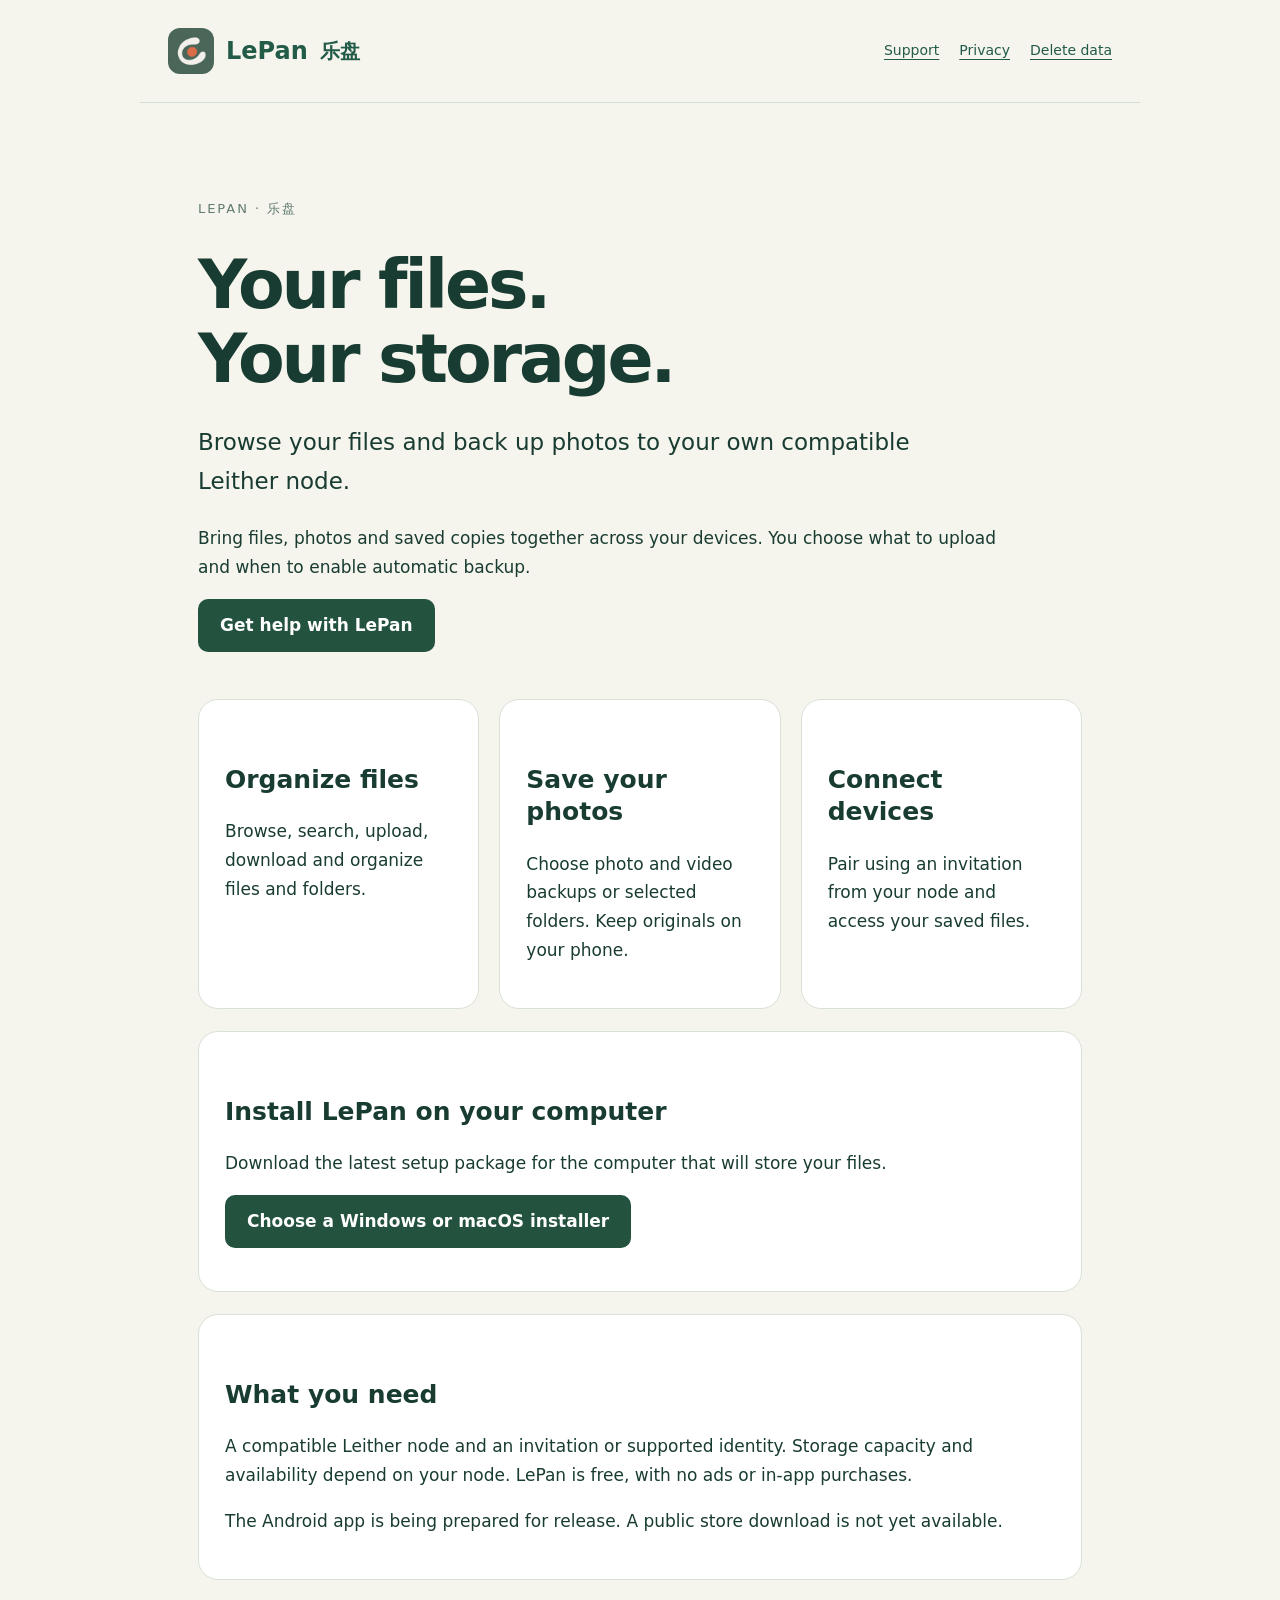
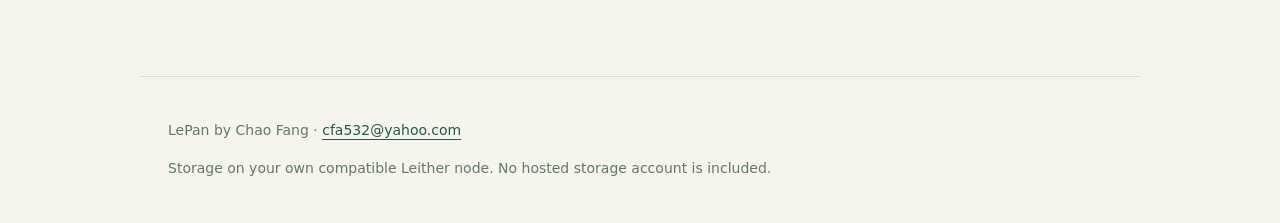
<file: index.html>
<!doctype html>
<html lang="en"><head><meta charset="utf-8"><meta name="viewport" content="width=device-width,initial-scale=1"><meta name="description" content="LePan: files and photo backups on your own storage. Official support, privacy and data-deletion information."><title>Your files. Your storage. · LePan</title><link rel="icon" href="assets/icon.png"><link rel="stylesheet" href="style.css"></head><body><header><a class="brand" href="./"><img src="assets/icon.png" alt="">LePan <small>乐盘</small></a><nav aria-label="Main"><a href="support.html">Support</a><a href="privacy.html">Privacy</a><a href="delete-data.html">Delete data</a></nav></header><main><section class="hero"><p class="eyebrow">LePan · 乐盘</p><h1>Your files.<br>Your storage.</h1><p class="lead">Browse your files and back up photos to your own compatible Leither node.</p><p>Bring files, photos and saved copies together across your devices. You choose what to upload and when to enable automatic backup.</p><p><a class="button" href="support.html">Get help with LePan</a></p></section><div class="grid"><section class="card"><h2>Organize files</h2><p>Browse, search, upload, download and organize files and folders.</p></section><section class="card"><h2>Save your photos</h2><p>Choose photo and video backups or selected folders. Keep originals on your phone.</p></section><section class="card"><h2>Connect devices</h2><p>Pair using an invitation from your node and access your saved files.</p></section></div><section class="card"><h2>Install LePan on your computer</h2><p>Download the latest setup package for the computer that will store your files.</p><p><a class="button" href="https://lepan.org/download/">Choose a Windows or macOS installer</a></p></section><section class="card"><h2>What you need</h2><p>A compatible Leither node and an invitation or supported identity. Storage capacity and availability depend on your node. LePan is free, with no ads or in-app purchases.</p><p>The Android app is being prepared for release. A public store download is not yet available.</p></section></main><footer><p>LePan by Chao Fang · <a href="mailto:cfa532@yahoo.com">cfa532@yahoo.com</a></p><p>Storage on your own compatible Leither node. No hosted storage account is included.</p></footer></body></html>
</file>
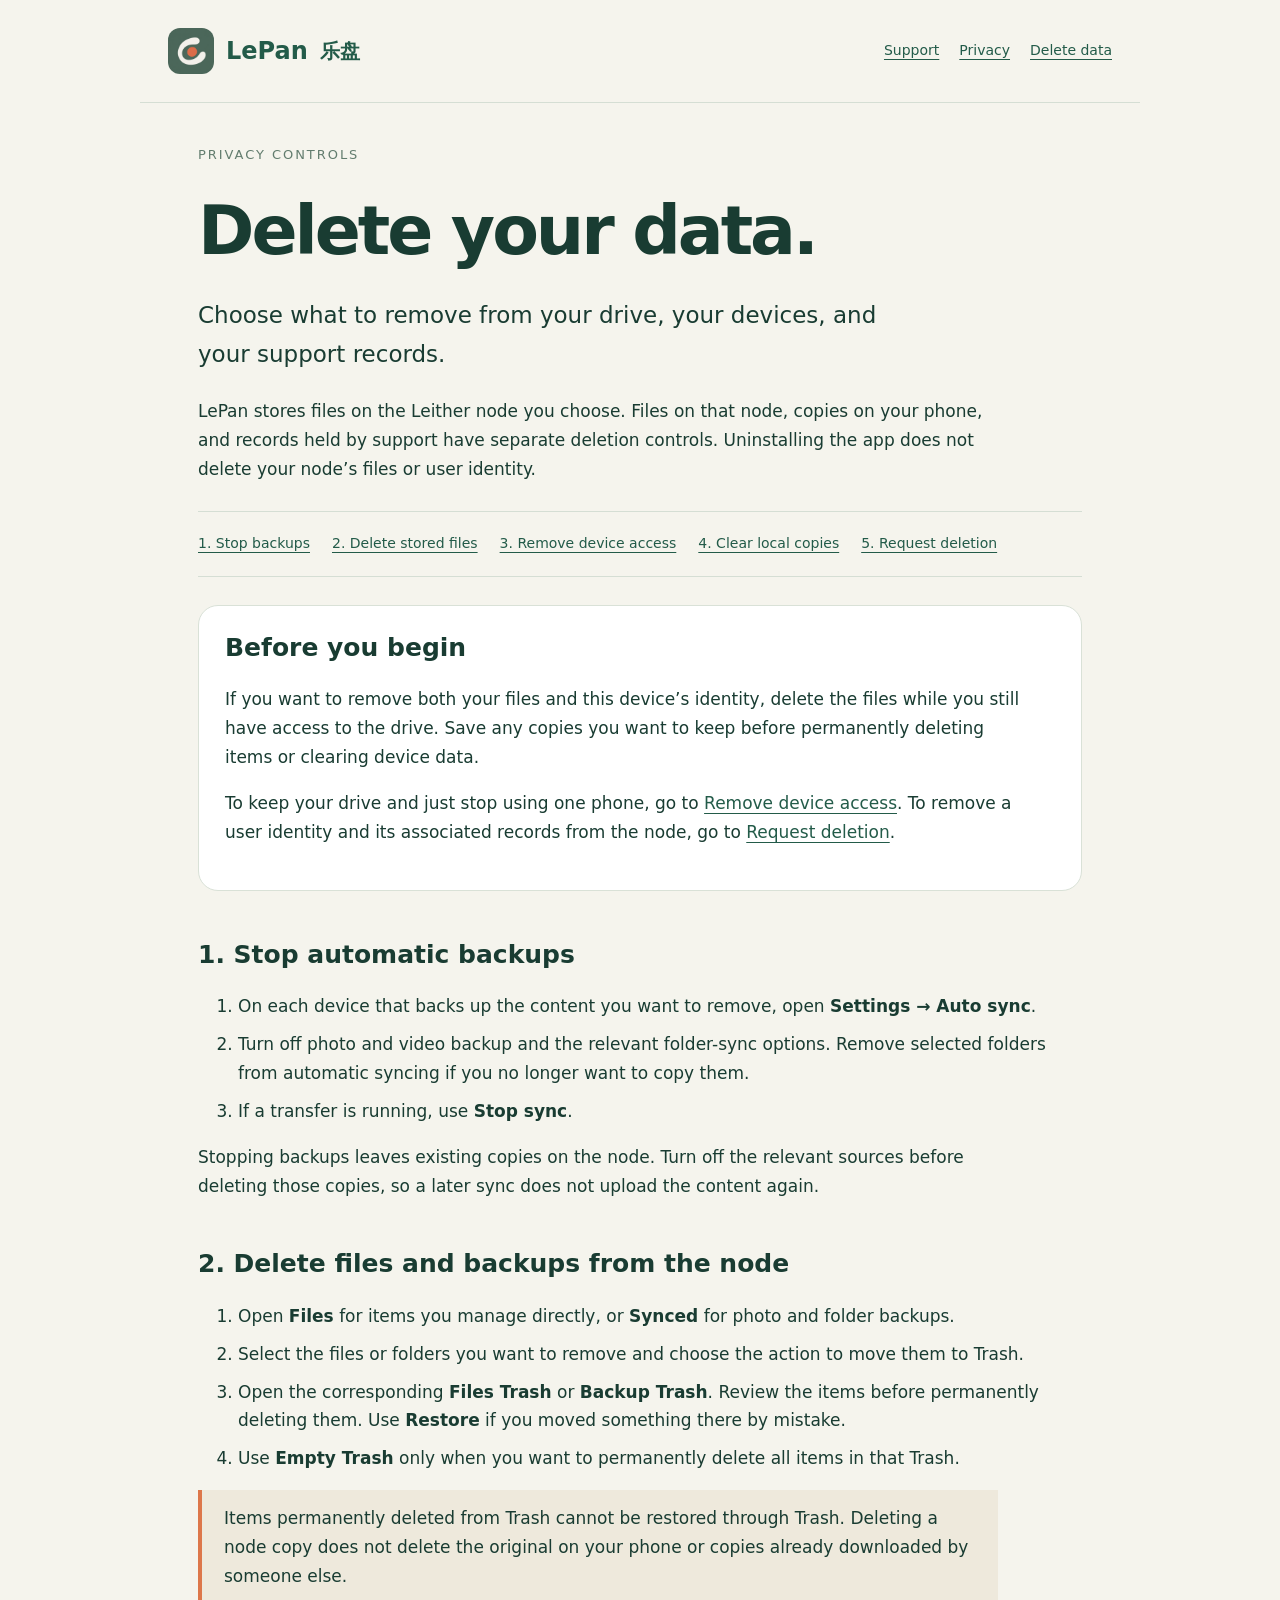
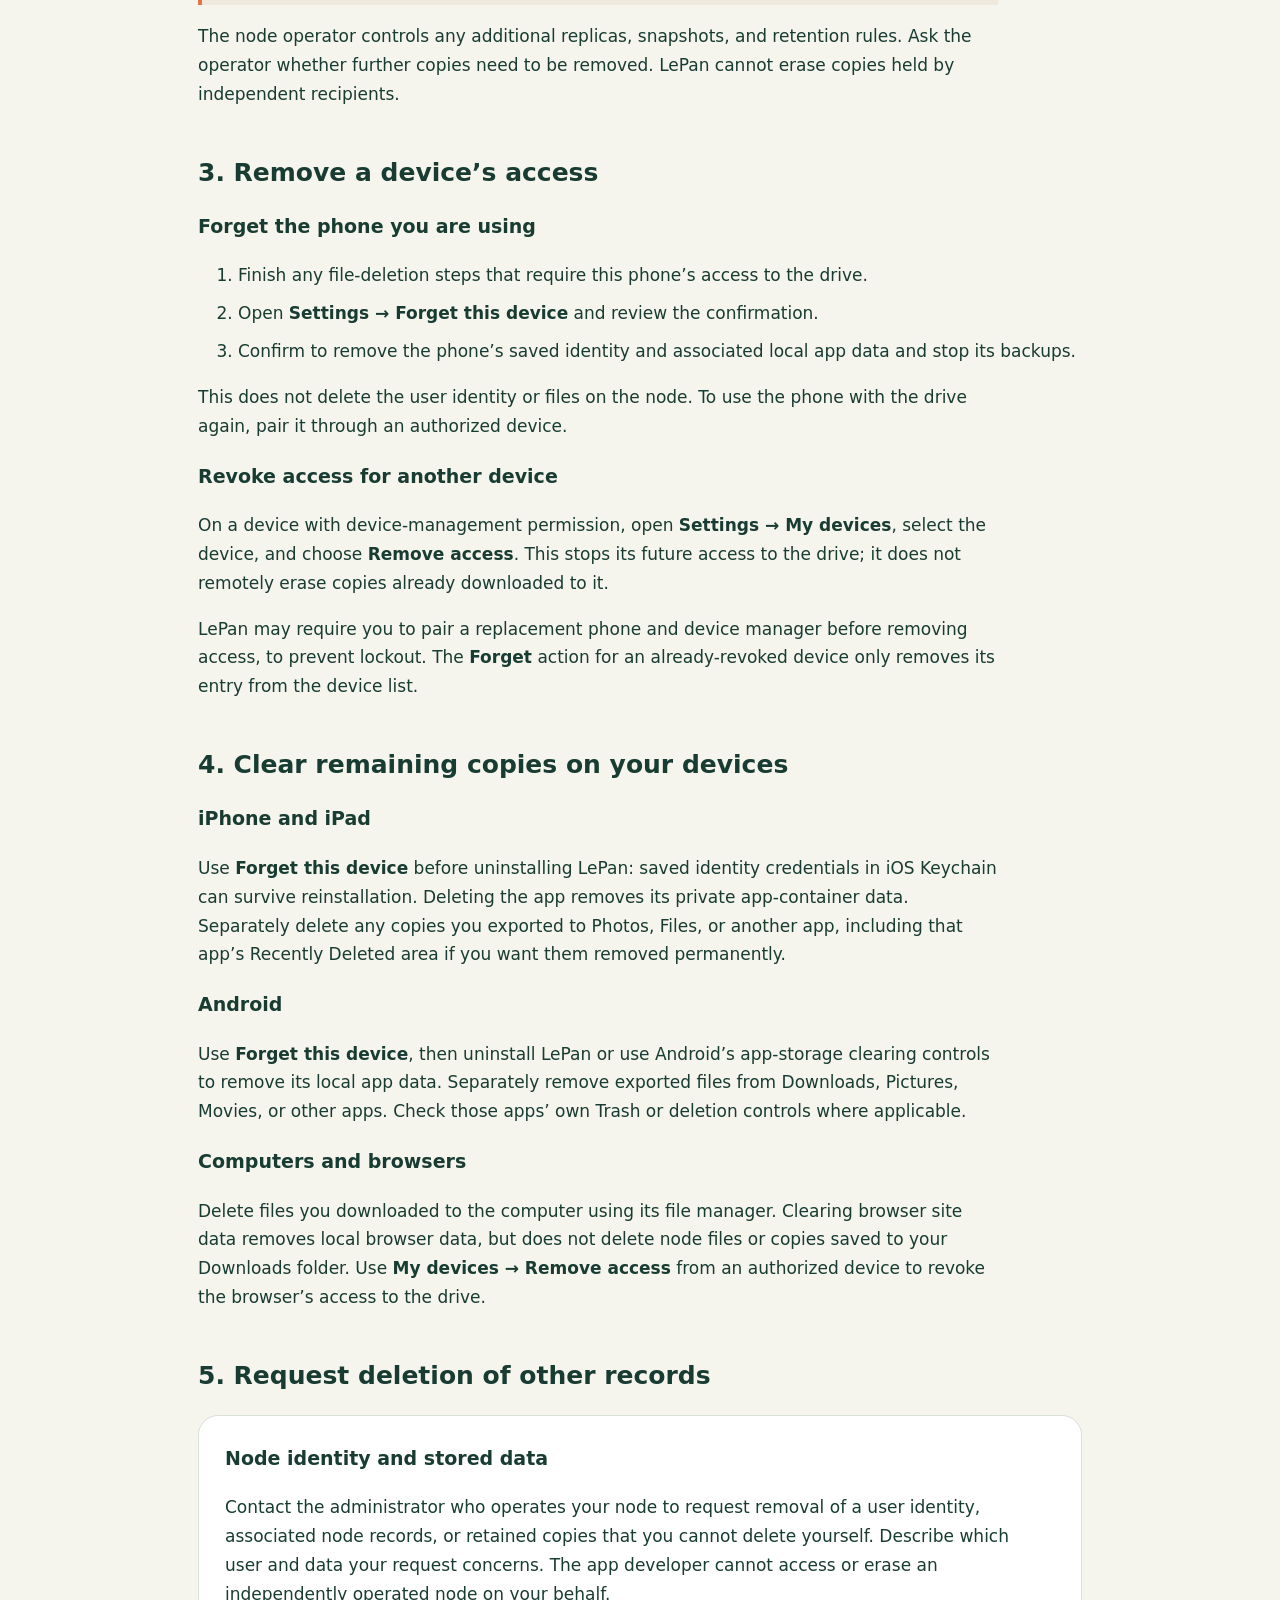
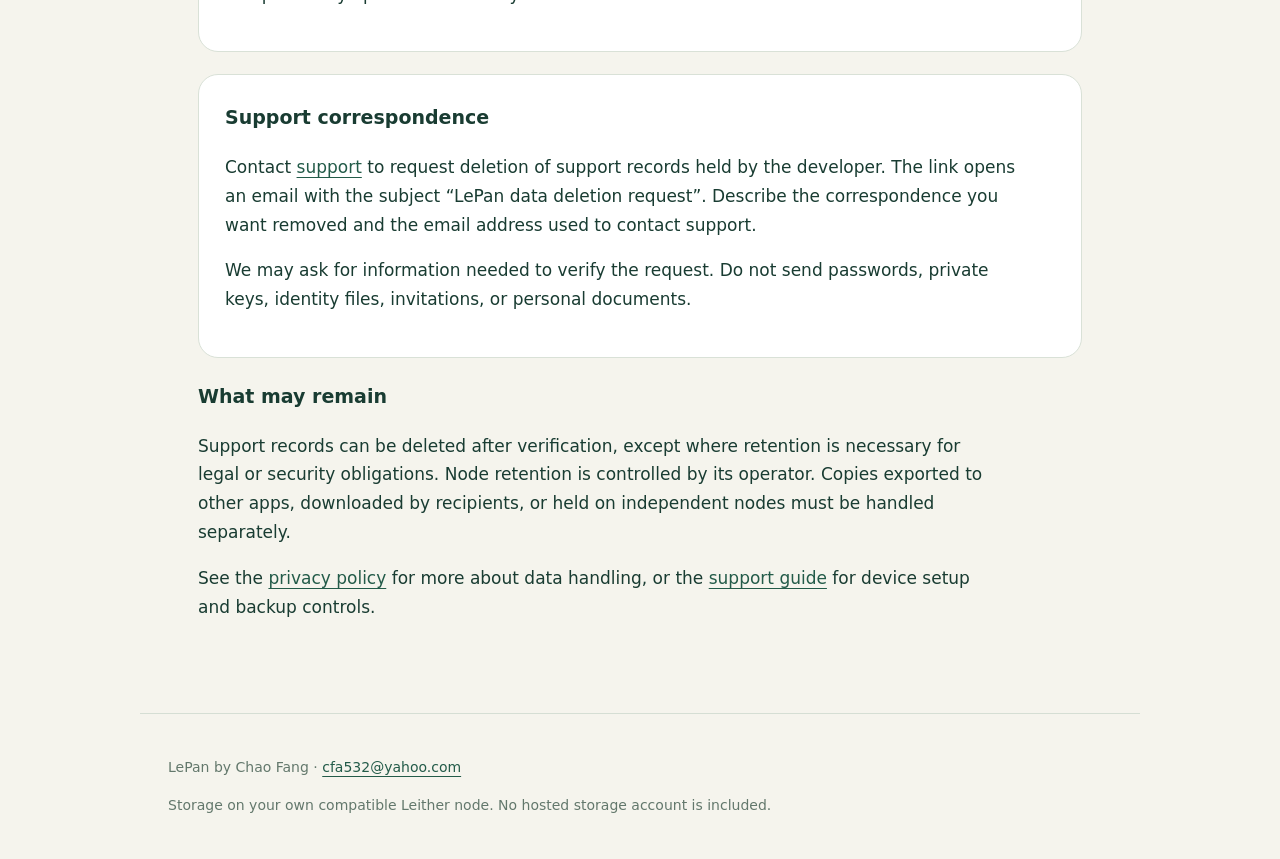
<file: delete-data.html>
<!doctype html>
<html lang="en">
<head>
  <meta charset="utf-8">
  <meta name="viewport" content="width=device-width,initial-scale=1">
  <meta name="description" content="Learn how to stop LePan backups, delete files from your node, remove device access, and request deletion of support records.">
  <title>Delete your data · LePan</title>
  <link rel="icon" href="assets/icon.png">
  <link rel="stylesheet" href="style.css">
</head>
<body>
<header>
  <a class="brand" href="./"><img src="assets/icon.png" alt="">LePan <small>乐盘</small></a>
  <nav aria-label="Main"><a href="support.html">Support</a><a href="privacy.html">Privacy</a><a href="delete-data.html" aria-current="page">Delete data</a></nav>
</header>
<main class="help-guide">
  <p class="eyebrow">Privacy controls</p>
  <h1>Delete your data.</h1>
  <p class="lead">Choose what to remove from your drive, your devices, and your support records.</p>
  <p>LePan stores files on the Leither node you choose. Files on that node, copies on your phone, and records held by support have separate deletion controls. Uninstalling the app does not delete your node’s files or user identity.</p>
  <nav class="guide-contents" aria-label="On this page">
    <a href="#backups">1. Stop backups</a><a href="#files">2. Delete stored files</a><a href="#devices">3. Remove device access</a><a href="#local">4. Clear local copies</a><a href="#requests">5. Request deletion</a>
  </nav>
  <div class="card">
    <h2>Before you begin</h2>
    <p>If you want to remove both your files and this device’s identity, delete the files while you still have access to the drive. Save any copies you want to keep before permanently deleting items or clearing device data.</p>
    <p>To keep your drive and just stop using one phone, go to <a href="#devices">Remove device access</a>. To remove a user identity and its associated records from the node, go to <a href="#requests">Request deletion</a>.</p>
  </div>

  <section id="backups">
    <h2>1. Stop automatic backups</h2>
    <ol>
      <li>On each device that backs up the content you want to remove, open <strong>Settings → Auto sync</strong>.</li>
      <li>Turn off photo and video backup and the relevant folder-sync options. Remove selected folders from automatic syncing if you no longer want to copy them.</li>
      <li>If a transfer is running, use <strong>Stop sync</strong>.</li>
    </ol>
    <p>Stopping backups leaves existing copies on the node. Turn off the relevant sources before deleting those copies, so a later sync does not upload the content again.</p>
  </section>

  <section id="files">
    <h2>2. Delete files and backups from the node</h2>
    <ol>
      <li>Open <strong>Files</strong> for items you manage directly, or <strong>Synced</strong> for photo and folder backups.</li>
      <li>Select the files or folders you want to remove and choose the action to move them to Trash.</li>
      <li>Open the corresponding <strong>Files Trash</strong> or <strong>Backup Trash</strong>. Review the items before permanently deleting them. Use <strong>Restore</strong> if you moved something there by mistake.</li>
      <li>Use <strong>Empty Trash</strong> only when you want to permanently delete all items in that Trash.</li>
    </ol>
    <p class="note">Items permanently deleted from Trash cannot be restored through Trash. Deleting a node copy does not delete the original on your phone or copies already downloaded by someone else.</p>
    <p>The node operator controls any additional replicas, snapshots, and retention rules. Ask the operator whether further copies need to be removed. LePan cannot erase copies held by independent recipients.</p>
  </section>

  <section id="devices">
    <h2>3. Remove a device’s access</h2>
    <h3>Forget the phone you are using</h3>
    <ol>
      <li>Finish any file-deletion steps that require this phone’s access to the drive.</li>
      <li>Open <strong>Settings → Forget this device</strong> and review the confirmation.</li>
      <li>Confirm to remove the phone’s saved identity and associated local app data and stop its backups.</li>
    </ol>
    <p>This does not delete the user identity or files on the node. To use the phone with the drive again, pair it through an authorized device.</p>
    <h3>Revoke access for another device</h3>
    <p>On a device with device-management permission, open <strong>Settings → My devices</strong>, select the device, and choose <strong>Remove access</strong>. This stops its future access to the drive; it does not remotely erase copies already downloaded to it.</p>
    <p>LePan may require you to pair a replacement phone and device manager before removing access, to prevent lockout. The <strong>Forget</strong> action for an already-revoked device only removes its entry from the device list.</p>
  </section>

  <section id="local">
    <h2>4. Clear remaining copies on your devices</h2>
    <h3>iPhone and iPad</h3>
    <p>Use <strong>Forget this device</strong> before uninstalling LePan: saved identity credentials in iOS Keychain can survive reinstallation. Deleting the app removes its private app-container data. Separately delete any copies you exported to Photos, Files, or another app, including that app’s Recently Deleted area if you want them removed permanently.</p>
    <h3>Android</h3>
    <p>Use <strong>Forget this device</strong>, then uninstall LePan or use Android’s app-storage clearing controls to remove its local app data. Separately remove exported files from Downloads, Pictures, Movies, or other apps. Check those apps’ own Trash or deletion controls where applicable.</p>
    <h3>Computers and browsers</h3>
    <p>Delete files you downloaded to the computer using its file manager. Clearing browser site data removes local browser data, but does not delete node files or copies saved to your Downloads folder. Use <strong>My devices → Remove access</strong> from an authorized device to revoke the browser’s access to the drive.</p>
  </section>

  <section id="requests">
    <h2>5. Request deletion of other records</h2>
    <div class="card">
      <h3>Node identity and stored data</h3>
      <p>Contact the administrator who operates your node to request removal of a user identity, associated node records, or retained copies that you cannot delete yourself. Describe which user and data your request concerns. The app developer cannot access or erase an independently operated node on your behalf.</p>
    </div>
    <div class="card">
      <h3>Support correspondence</h3>
      <p>Contact <a href="mailto:cfa532@yahoo.com?subject=LePan%20data%20deletion%20request">support</a> to request deletion of support records held by the developer. The link opens an email with the subject “LePan data deletion request”. Describe the correspondence you want removed and the email address used to contact support.</p>
      <p>We may ask for information needed to verify the request. Do not send passwords, private keys, identity files, invitations, or personal documents.</p>
    </div>
    <h3>What may remain</h3>
    <p>Support records can be deleted after verification, except where retention is necessary for legal or security obligations. Node retention is controlled by its operator. Copies exported to other apps, downloaded by recipients, or held on independent nodes must be handled separately.</p>
    <p>See the <a href="privacy.html">privacy policy</a> for more about data handling, or the <a href="support.html">support guide</a> for device setup and backup controls.</p>
  </section>
</main>
<footer><p>LePan by Chao Fang · <a href="mailto:cfa532@yahoo.com">cfa532@yahoo.com</a></p><p>Storage on your own compatible Leither node. No hosted storage account is included.</p></footer>
</body>
</html>
</file>
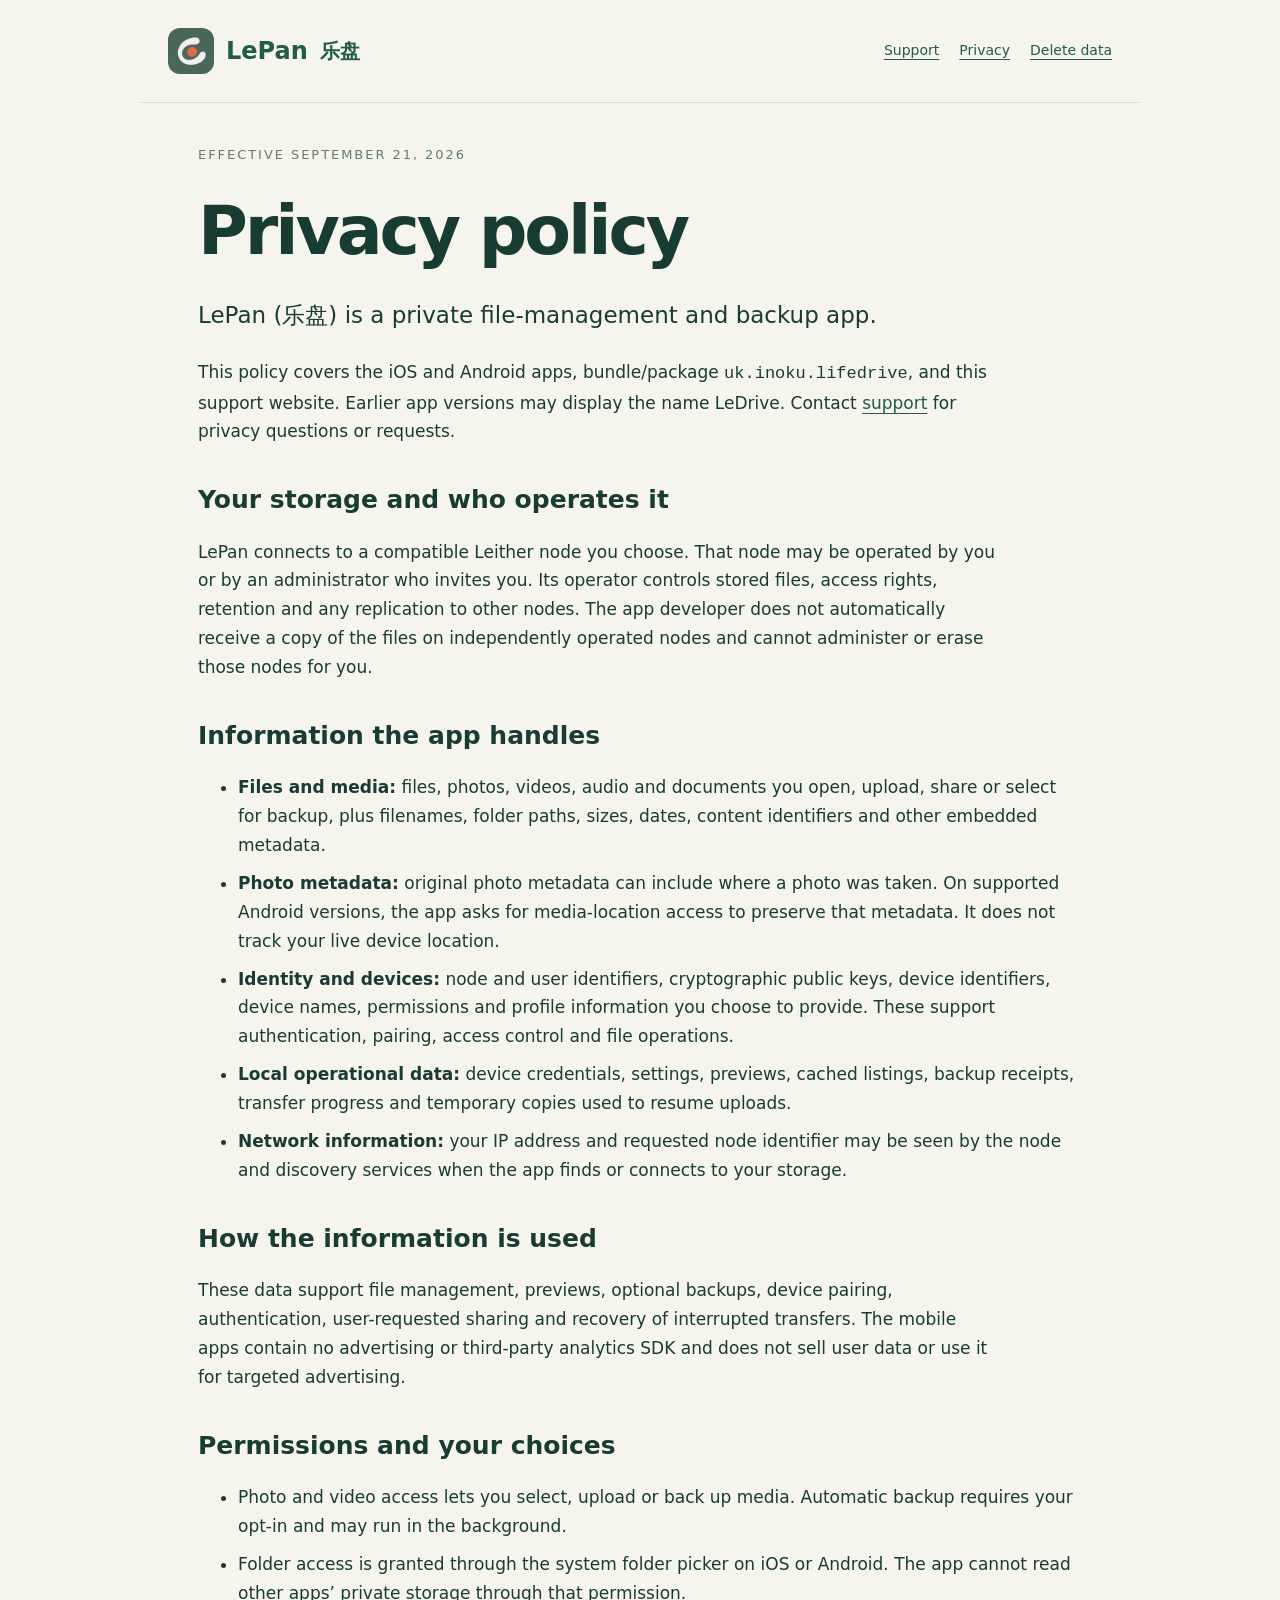
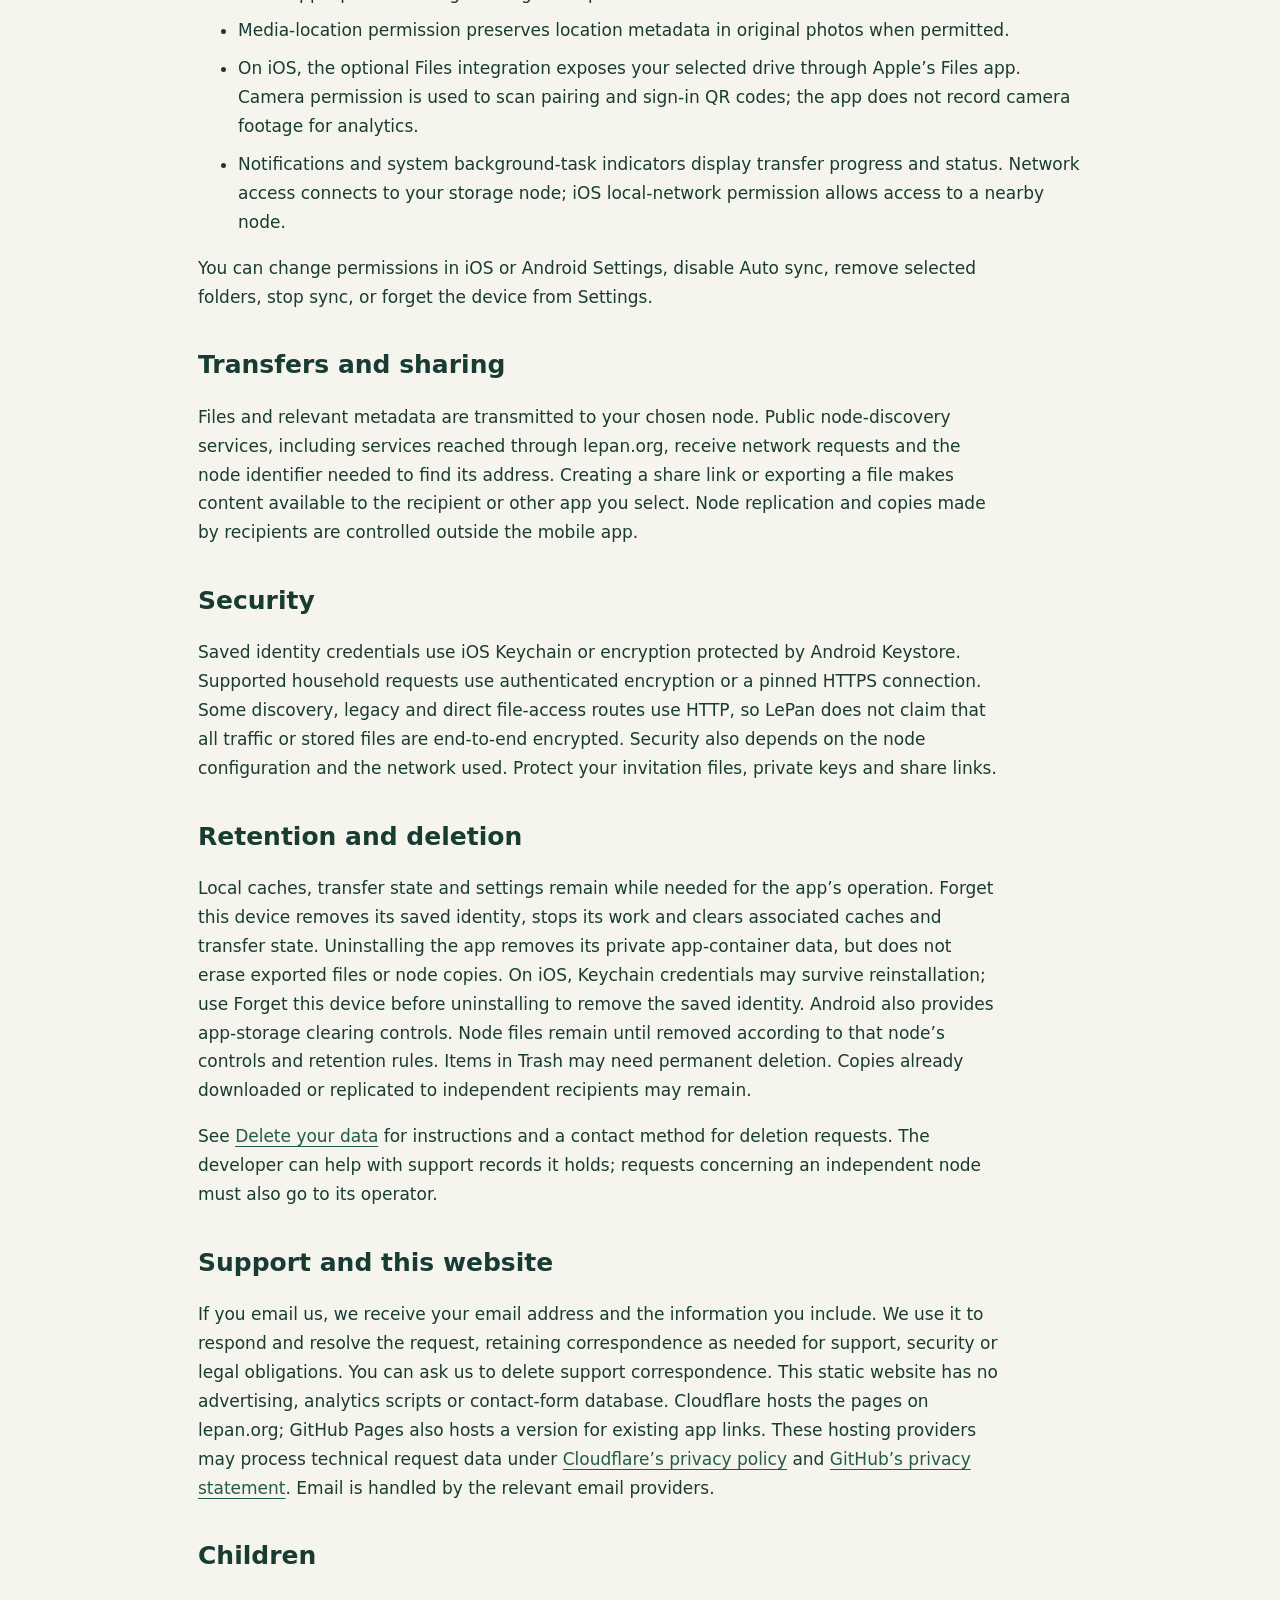
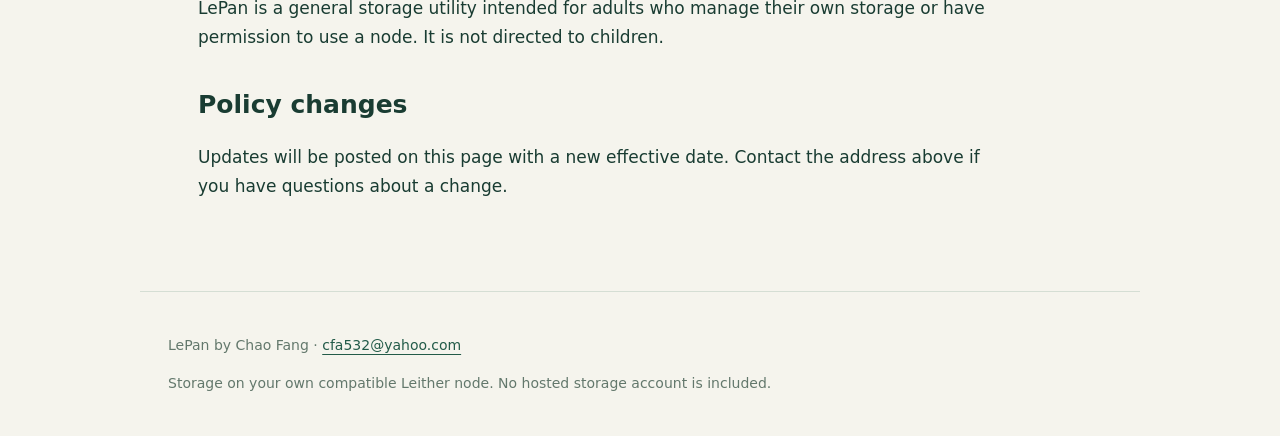
<file: privacy.html>
<!doctype html>
<html lang="en"><head><meta charset="utf-8"><meta name="viewport" content="width=device-width,initial-scale=1"><meta name="description" content="LePan: files and photo backups on your own storage. Official support, privacy and data-deletion information."><title>Privacy policy · LePan</title><link rel="icon" href="assets/icon.png"><link rel="stylesheet" href="style.css"></head><body><header><a class="brand" href="./"><img src="assets/icon.png" alt="">LePan <small>乐盘</small></a><nav aria-label="Main"><a href="support.html">Support</a><a href="privacy.html">Privacy</a><a href="delete-data.html">Delete data</a></nav></header><main><p class="eyebrow">Effective September 21, 2026</p><h1>Privacy policy</h1><p class="lead">LePan (乐盘) is a private file-management and backup app.</p><p>This policy covers the iOS and Android apps, bundle/package <code>uk.inoku.lifedrive</code>, and this support website. Earlier app versions may display the name LeDrive. Contact <a href="mailto:cfa532@yahoo.com?subject=LePan%20privacy">support</a> for privacy questions or requests.</p><h2>Your storage and who operates it</h2><p>LePan connects to a compatible Leither node you choose. That node may be operated by you or by an administrator who invites you. Its operator controls stored files, access rights, retention and any replication to other nodes. The app developer does not automatically receive a copy of the files on independently operated nodes and cannot administer or erase those nodes for you.</p><h2>Information the app handles</h2><ul><li><strong>Files and media:</strong> files, photos, videos, audio and documents you open, upload, share or select for backup, plus filenames, folder paths, sizes, dates, content identifiers and other embedded metadata.</li><li><strong>Photo metadata:</strong> original photo metadata can include where a photo was taken. On supported Android versions, the app asks for media-location access to preserve that metadata. It does not track your live device location.</li><li><strong>Identity and devices:</strong> node and user identifiers, cryptographic public keys, device identifiers, device names, permissions and profile information you choose to provide. These support authentication, pairing, access control and file operations.</li><li><strong>Local operational data:</strong> device credentials, settings, previews, cached listings, backup receipts, transfer progress and temporary copies used to resume uploads.</li><li><strong>Network information:</strong> your IP address and requested node identifier may be seen by the node and discovery services when the app finds or connects to your storage.</li></ul><h2>How the information is used</h2><p>These data support file management, previews, optional backups, device pairing, authentication, user-requested sharing and recovery of interrupted transfers. The mobile apps contain no advertising or third-party analytics SDK and does not sell user data or use it for targeted advertising.</p><h2>Permissions and your choices</h2><ul><li>Photo and video access lets you select, upload or back up media. Automatic backup requires your opt-in and may run in the background.</li><li>Folder access is granted through the system folder picker on iOS or Android. The app cannot read other apps’ private storage through that permission.</li><li>Media-location permission preserves location metadata in original photos when permitted.</li><li>On iOS, the optional Files integration exposes your selected drive through Apple’s Files app. Camera permission is used to scan pairing and sign-in QR codes; the app does not record camera footage for analytics.</li><li>Notifications and system background-task indicators display transfer progress and status. Network access connects to your storage node; iOS local-network permission allows access to a nearby node.</li></ul><p>You can change permissions in iOS or Android Settings, disable Auto sync, remove selected folders, stop sync, or forget the device from Settings.</p><h2>Transfers and sharing</h2><p>Files and relevant metadata are transmitted to your chosen node. Public node-discovery services, including services reached through lepan.org, receive network requests and the node identifier needed to find its address. Creating a share link or exporting a file makes content available to the recipient or other app you select. Node replication and copies made by recipients are controlled outside the mobile app.</p><h2>Security</h2><p>Saved identity credentials use iOS Keychain or encryption protected by Android Keystore. Supported household requests use authenticated encryption or a pinned HTTPS connection. Some discovery, legacy and direct file-access routes use HTTP, so LePan does not claim that all traffic or stored files are end-to-end encrypted. Security also depends on the node configuration and the network used. Protect your invitation files, private keys and share links.</p><h2>Retention and deletion</h2><p>Local caches, transfer state and settings remain while needed for the app’s operation. Forget this device removes its saved identity, stops its work and clears associated caches and transfer state. Uninstalling the app removes its private app-container data, but does not erase exported files or node copies. On iOS, Keychain credentials may survive reinstallation; use Forget this device before uninstalling to remove the saved identity. Android also provides app-storage clearing controls. Node files remain until removed according to that node’s controls and retention rules. Items in Trash may need permanent deletion. Copies already downloaded or replicated to independent recipients may remain.</p><p>See <a href="delete-data.html">Delete your data</a> for instructions and a contact method for deletion requests. The developer can help with support records it holds; requests concerning an independent node must also go to its operator.</p><h2>Support and this website</h2><p>If you email us, we receive your email address and the information you include. We use it to respond and resolve the request, retaining correspondence as needed for support, security or legal obligations. You can ask us to delete support correspondence. This static website has no advertising, analytics scripts or contact-form database. Cloudflare hosts the pages on lepan.org; GitHub Pages also hosts a version for existing app links. These hosting providers may process technical request data under <a href="https://www.cloudflare.com/privacypolicy/">Cloudflare’s privacy policy</a> and <a href="https://docs.github.com/en/site-policy/privacy-policies/github-general-privacy-statement">GitHub’s privacy statement</a>. Email is handled by the relevant email providers.</p><h2>Children</h2><p>LePan is a general storage utility intended for adults who manage their own storage or have permission to use a node. It is not directed to children.</p><h2>Policy changes</h2><p>Updates will be posted on this page with a new effective date. Contact the address above if you have questions about a change.</p></main><footer><p>LePan by Chao Fang · <a href="mailto:cfa532@yahoo.com">cfa532@yahoo.com</a></p><p>Storage on your own compatible Leither node. No hosted storage account is included.</p></footer></body></html>
</file>
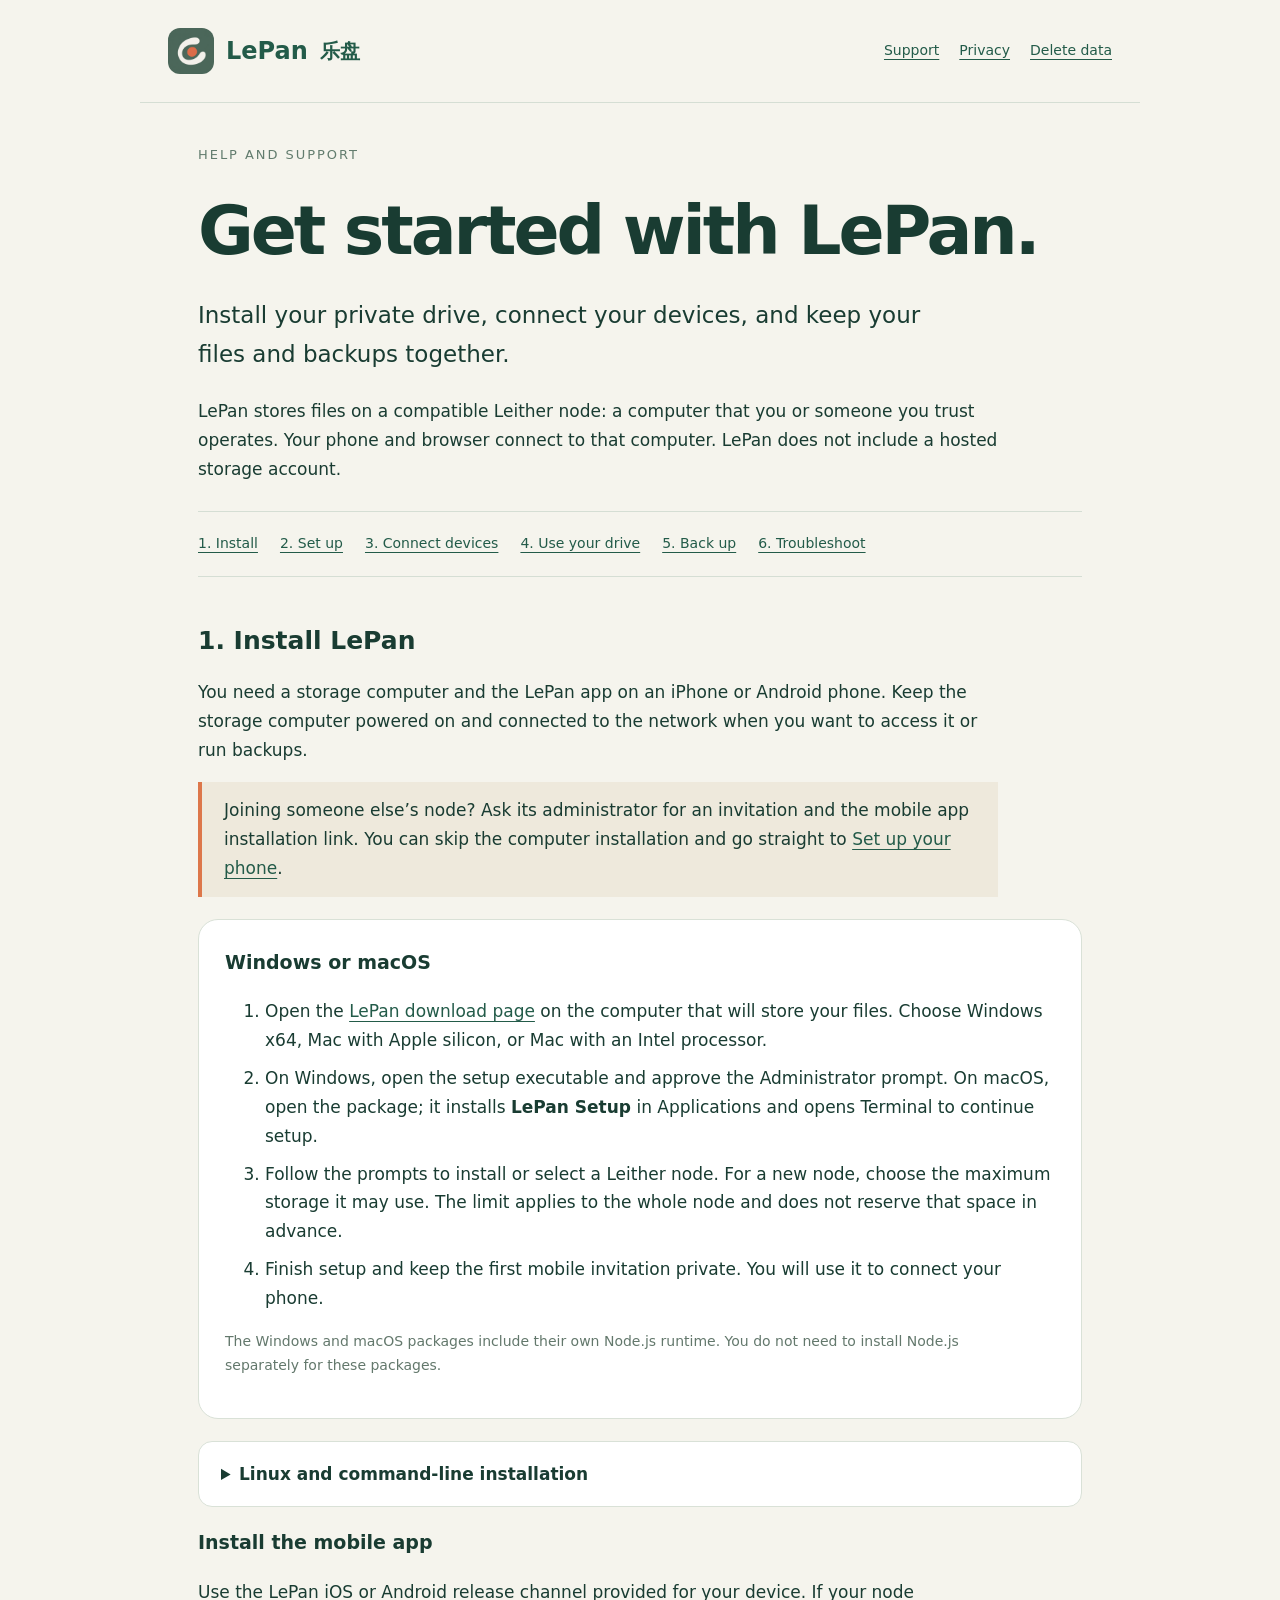
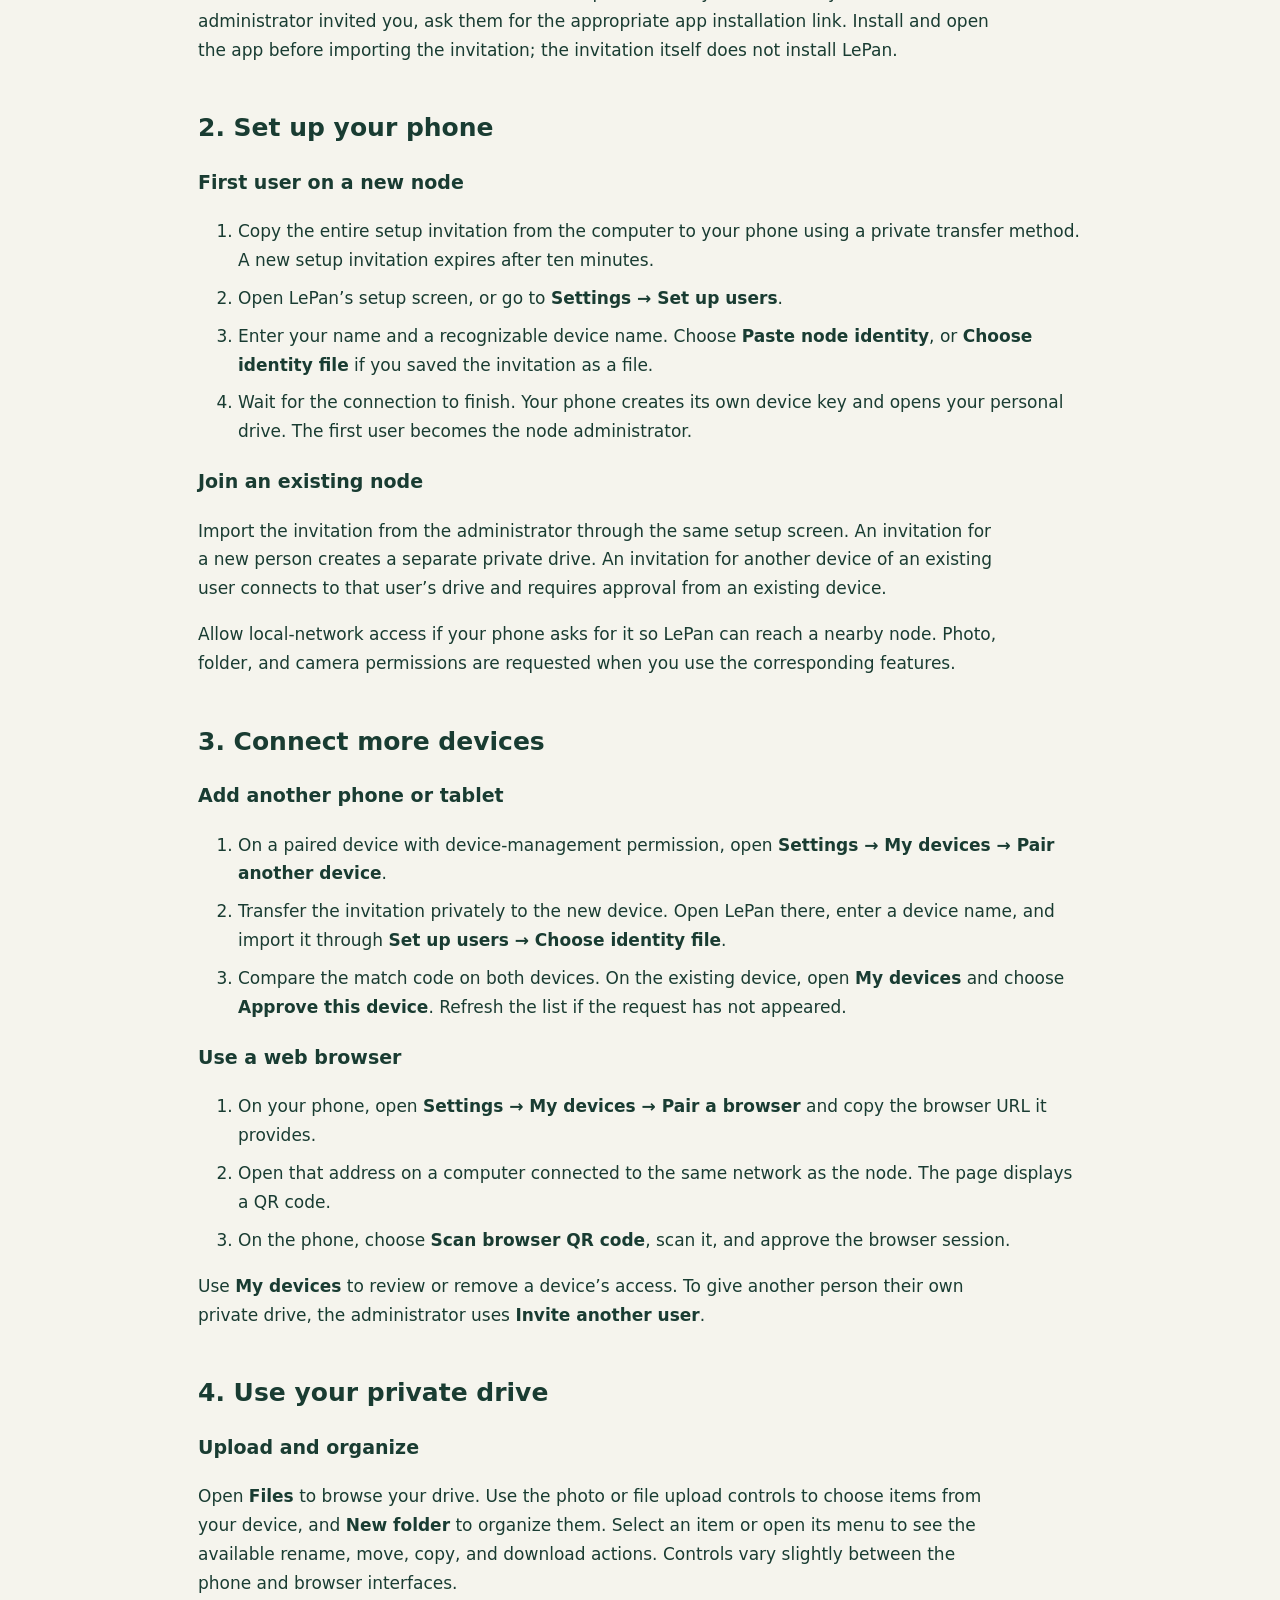
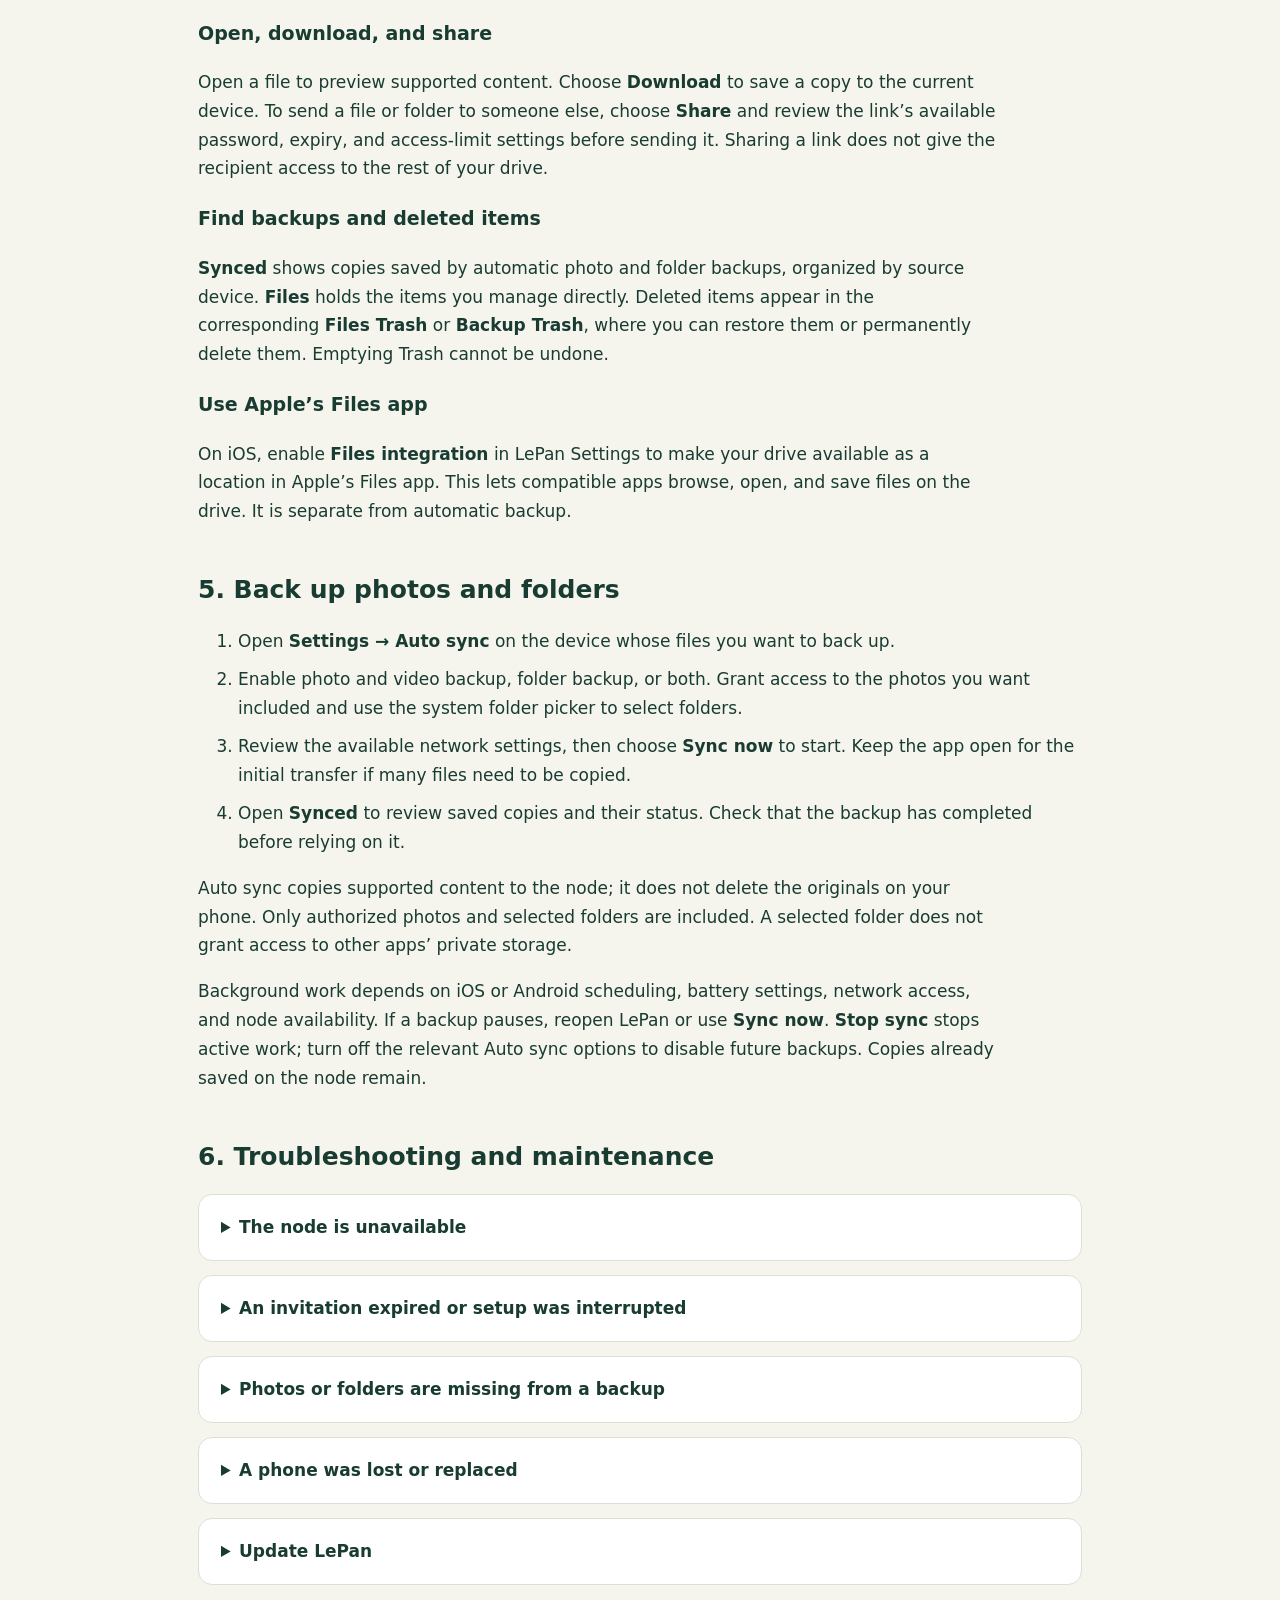
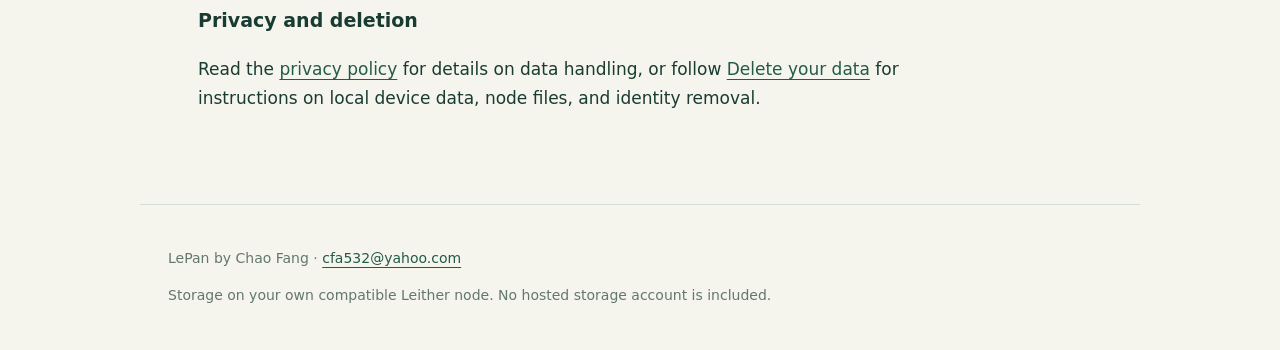
<file: support.html>
<!doctype html>
<html lang="en">
<head>
  <meta charset="utf-8">
  <meta name="viewport" content="width=device-width,initial-scale=1">
  <meta name="description" content="Install LePan, connect your devices, organize private files, and set up photo and folder backups on your own storage.">
  <title>Support · LePan</title>
  <link rel="icon" href="assets/icon.png">
  <link rel="stylesheet" href="style.css">
</head>
<body>
<header>
  <a class="brand" href="./"><img src="assets/icon.png" alt="">LePan <small>乐盘</small></a>
  <nav aria-label="Main"><a href="support.html" aria-current="page">Support</a><a href="privacy.html">Privacy</a><a href="delete-data.html">Delete data</a></nav>
</header>
<main class="help-guide">
  <p class="eyebrow">Help and support</p>
  <h1>Get started with LePan.</h1>
  <p class="lead">Install your private drive, connect your devices, and keep your files and backups together.</p>
  <p>LePan stores files on a compatible Leither node: a computer that you or someone you trust operates. Your phone and browser connect to that computer. LePan does not include a hosted storage account.</p>
  <nav class="guide-contents" aria-label="On this page">
    <a href="#install">1. Install</a><a href="#setup">2. Set up</a><a href="#devices">3. Connect devices</a><a href="#files">4. Use your drive</a><a href="#backups">5. Back up</a><a href="#help">6. Troubleshoot</a>
  </nav>

  <section id="install">
    <h2>1. Install LePan</h2>
    <p>You need a storage computer and the LePan app on an iPhone or Android phone. Keep the storage computer powered on and connected to the network when you want to access it or run backups.</p>
    <p class="note">Joining someone else’s node? Ask its administrator for an invitation and the mobile app installation link. You can skip the computer installation and go straight to <a href="#setup">Set up your phone</a>.</p>
    <div class="card">
      <h3>Windows or macOS</h3>
      <ol>
        <li>Open the <a href="https://lepan.org/download/">LePan download page</a> on the computer that will store your files. Choose Windows x64, Mac with Apple silicon, or Mac with an Intel processor.</li>
        <li>On Windows, open the setup executable and approve the Administrator prompt. On macOS, open the package; it installs <strong>LePan Setup</strong> in Applications and opens Terminal to continue setup.</li>
        <li>Follow the prompts to install or select a Leither node. For a new node, choose the maximum storage it may use. The limit applies to the whole node and does not reserve that space in advance.</li>
        <li>Finish setup and keep the first mobile invitation private. You will use it to connect your phone.</li>
      </ol>
      <p class="small">The Windows and macOS packages include their own Node.js runtime. You do not need to install Node.js separately for these packages.</p>
    </div>
    <details>
      <summary>Linux and command-line installation</summary>
      <p>Install Node.js 18 or later, then run this command on the storage computer as the normal account that runs Leither:</p>
      <pre><code>npx --yes @inoku/lifedrive@latest</code></pre>
      <p>Follow the storage and setup prompts. If mobile setup has not been enabled, run:</p>
      <pre><code>npx --yes @inoku/lifedrive@latest --upgrade --household</code></pre>
      <p>This enables users and prints the first setup invitation. Keep Leither running while completing phone setup. If several nodes are present, use the installer’s instructions to select the intended node.</p>
    </details>
    <h3>Install the mobile app</h3>
    <p>Use the LePan iOS or Android release channel provided for your device. If your node administrator invited you, ask them for the appropriate app installation link. Install and open the app before importing the invitation; the invitation itself does not install LePan.</p>
  </section>

  <section id="setup">
    <h2>2. Set up your phone</h2>
    <h3>First user on a new node</h3>
    <ol>
      <li>Copy the entire setup invitation from the computer to your phone using a private transfer method. A new setup invitation expires after ten minutes.</li>
      <li>Open LePan’s setup screen, or go to <strong>Settings → Set up users</strong>.</li>
      <li>Enter your name and a recognizable device name. Choose <strong>Paste node identity</strong>, or <strong>Choose identity file</strong> if you saved the invitation as a file.</li>
      <li>Wait for the connection to finish. Your phone creates its own device key and opens your personal drive. The first user becomes the node administrator.</li>
    </ol>
    <h3>Join an existing node</h3>
    <p>Import the invitation from the administrator through the same setup screen. An invitation for a new person creates a separate private drive. An invitation for another device of an existing user connects to that user’s drive and requires approval from an existing device.</p>
    <p>Allow local-network access if your phone asks for it so LePan can reach a nearby node. Photo, folder, and camera permissions are requested when you use the corresponding features.</p>
  </section>

  <section id="devices">
    <h2>3. Connect more devices</h2>
    <h3>Add another phone or tablet</h3>
    <ol>
      <li>On a paired device with device-management permission, open <strong>Settings → My devices → Pair another device</strong>.</li>
      <li>Transfer the invitation privately to the new device. Open LePan there, enter a device name, and import it through <strong>Set up users → Choose identity file</strong>.</li>
      <li>Compare the match code on both devices. On the existing device, open <strong>My devices</strong> and choose <strong>Approve this device</strong>. Refresh the list if the request has not appeared.</li>
    </ol>
    <h3>Use a web browser</h3>
    <ol>
      <li>On your phone, open <strong>Settings → My devices → Pair a browser</strong> and copy the browser URL it provides.</li>
      <li>Open that address on a computer connected to the same network as the node. The page displays a QR code.</li>
      <li>On the phone, choose <strong>Scan browser QR code</strong>, scan it, and approve the browser session.</li>
    </ol>
    <p>Use <strong>My devices</strong> to review or remove a device’s access. To give another person their own private drive, the administrator uses <strong>Invite another user</strong>.</p>
  </section>

  <section id="files">
    <h2>4. Use your private drive</h2>
    <h3>Upload and organize</h3>
    <p>Open <strong>Files</strong> to browse your drive. Use the photo or file upload controls to choose items from your device, and <strong>New folder</strong> to organize them. Select an item or open its menu to see the available rename, move, copy, and download actions. Controls vary slightly between the phone and browser interfaces.</p>
    <h3>Open, download, and share</h3>
    <p>Open a file to preview supported content. Choose <strong>Download</strong> to save a copy to the current device. To send a file or folder to someone else, choose <strong>Share</strong> and review the link’s available password, expiry, and access-limit settings before sending it. Sharing a link does not give the recipient access to the rest of your drive.</p>
    <h3>Find backups and deleted items</h3>
    <p><strong>Synced</strong> shows copies saved by automatic photo and folder backups, organized by source device. <strong>Files</strong> holds the items you manage directly. Deleted items appear in the corresponding <strong>Files Trash</strong> or <strong>Backup Trash</strong>, where you can restore them or permanently delete them. Emptying Trash cannot be undone.</p>
    <h3>Use Apple’s Files app</h3>
    <p>On iOS, enable <strong>Files integration</strong> in LePan Settings to make your drive available as a location in Apple’s Files app. This lets compatible apps browse, open, and save files on the drive. It is separate from automatic backup.</p>
  </section>

  <section id="backups">
    <h2>5. Back up photos and folders</h2>
    <ol>
      <li>Open <strong>Settings → Auto sync</strong> on the device whose files you want to back up.</li>
      <li>Enable photo and video backup, folder backup, or both. Grant access to the photos you want included and use the system folder picker to select folders.</li>
      <li>Review the available network settings, then choose <strong>Sync now</strong> to start. Keep the app open for the initial transfer if many files need to be copied.</li>
      <li>Open <strong>Synced</strong> to review saved copies and their status. Check that the backup has completed before relying on it.</li>
    </ol>
    <p>Auto sync copies supported content to the node; it does not delete the originals on your phone. Only authorized photos and selected folders are included. A selected folder does not grant access to other apps’ private storage.</p>
    <p>Background work depends on iOS or Android scheduling, battery settings, network access, and node availability. If a backup pauses, reopen LePan or use <strong>Sync now</strong>. <strong>Stop sync</strong> stops active work; turn off the relevant Auto sync options to disable future backups. Copies already saved on the node remain.</p>
  </section>

  <section id="help">
    <h2>6. Troubleshooting and maintenance</h2>
    <details>
      <summary>The node is unavailable</summary>
      <p>Check that the storage computer is awake, Leither is running, and both devices have a working network connection. Try connecting on the same local network first. Check local-network permission on the phone and ask the node administrator to review the node address, firewall, and your device access. Access from outside the home also depends on the node’s network configuration.</p>
    </details>
    <details>
      <summary>An invitation expired or setup was interrupted</summary>
      <p>If an unused invitation expired, ask the administrator to create a fresh one. If the first setup claim had already started before the connection was lost, reopen LePan on the same phone and import the same invitation again. Keep the app installed so its pending device key is preserved. For a device awaiting approval, compare its match code with the request shown on an existing device.</p>
    </details>
    <details>
      <summary>Photos or folders are missing from a backup</summary>
      <p>Check photo permissions in the phone’s settings and confirm the relevant source is enabled in Auto sync. For a folder, check that access is still granted. Make sure the node has enough available storage, reopen LePan, and choose Sync now. Review the status in Synced rather than assuming that a background transfer finished.</p>
    </details>
    <details>
      <summary>A phone was lost or replaced</summary>
      <p>Use a remaining device manager to pair a replacement and remove the lost device’s access from My devices. LePan may require a replacement phone and device manager before it allows removal, to prevent lockout. Removing access does not erase files previously downloaded to the lost device.</p>
      <p>If every authorized device is lost, contact the node operator. There is no ordinary password-reset flow. Keeping another paired device with device-management permission helps preserve access.</p>
    </details>
    <details>
      <summary>Update LePan</summary>
      <p>Update the phone app through the same distribution channel used to install it. The node administrator can upgrade the server by running this command on the storage computer:</p>
      <pre><code>npx --yes @inoku/lifedrive@latest --upgrade</code></pre>
      <p>Follow the installer’s completion instructions. Upgrades preserve users, device keys, files, and backups; the installer does not restart Leither. Reload the browser client after the node update.</p>
    </details>
    <h3>Privacy and deletion</h3>
    <p>Read the <a href="privacy.html">privacy policy</a> for details on data handling, or follow <a href="delete-data.html">Delete your data</a> for instructions on local device data, node files, and identity removal.</p>
  </section>
</main>
<footer><p>LePan by Chao Fang · <a href="mailto:cfa532@yahoo.com">cfa532@yahoo.com</a></p><p>Storage on your own compatible Leither node. No hosted storage account is included.</p></footer>
</body>
</html>
</file>
<file: style.css>
*{box-sizing:border-box}body{margin:0;background:#f5f4ed;color:#193c32;font:17px/1.7 system-ui,-apple-system,BlinkMacSystemFont,"Segoe UI",sans-serif}a{color:#235b49;text-underline-offset:4px}header,main,footer{max-width:1000px;margin:auto;padding:28px}header{display:flex;align-items:center;justify-content:space-between;gap:24px;border-bottom:1px solid #d5ded4}.brand{display:flex;gap:12px;align-items:center;font-size:24px;font-weight:700;text-decoration:none}.brand img{width:46px;height:46px;border-radius:12px}nav{display:flex;flex-wrap:wrap;gap:20px;font-size:14px}h1{font-size:clamp(36px,6vw,68px);line-height:1.08;letter-spacing:-.045em;margin:28px 0}h2{font-size:25px;line-height:1.3;margin-top:38px}h3{font-size:19px}.eyebrow{font-size:13px;text-transform:uppercase;letter-spacing:.15em;color:#627c6e}.lead{font-size:23px;max-width:730px}.hero{padding:54px 0 30px}.card{background:#fff;border:1px solid #d9e1d7;border-radius:20px;padding:26px;margin:22px 0}.grid{display:grid;grid-template-columns:repeat(3,1fr);gap:20px}.grid .card{margin:0}.button{display:inline-block;background:#23523f;color:#fff;padding:12px 22px;border-radius:10px;text-decoration:none;font-weight:600}li{margin:9px 0}footer{font-size:14px;color:#63786c;border-top:1px solid #d5ded4;margin-top:46px}.note{border-left:4px solid #dd774a;padding:14px 22px;background:#eee9dc}main{max-width:940px}p{max-width:800px}.small{font-size:14px;color:#63786c}@media(max-width:650px){header{align-items:flex-start;flex-direction:column}main,header,footer{padding:22px}.grid{grid-template-columns:1fr}.hero{padding-top:25px}}
/* Help guides: scoped so the other public pages retain their layout. */
.help-guide .guide-contents{gap:10px 22px;padding:20px 0;border-top:1px solid #d5ded4;border-bottom:1px solid #d5ded4;margin:28px 0}
.help-guide section{scroll-margin-top:24px;margin-top:48px}
.help-guide .card h2,.help-guide .card h3{margin-top:0}
.help-guide details{margin:14px 0;padding:18px 22px;background:#fff;border:1px solid #d9e1d7;border-radius:14px}
.help-guide summary{cursor:pointer;font-weight:600}
.help-guide details[open] summary{margin-bottom:12px}
.help-guide pre{max-width:100%;overflow-x:auto;padding:16px;border-radius:10px;background:#eef1ea;font-size:14px;line-height:1.6}
.help-guide a:focus-visible,.help-guide summary:focus-visible{outline:3px solid #dd774a;outline-offset:4px}
@media(max-width:650px){.help-guide .card{padding:20px}.help-guide details{padding:16px}.help-guide section{margin-top:36px}}
</file>
